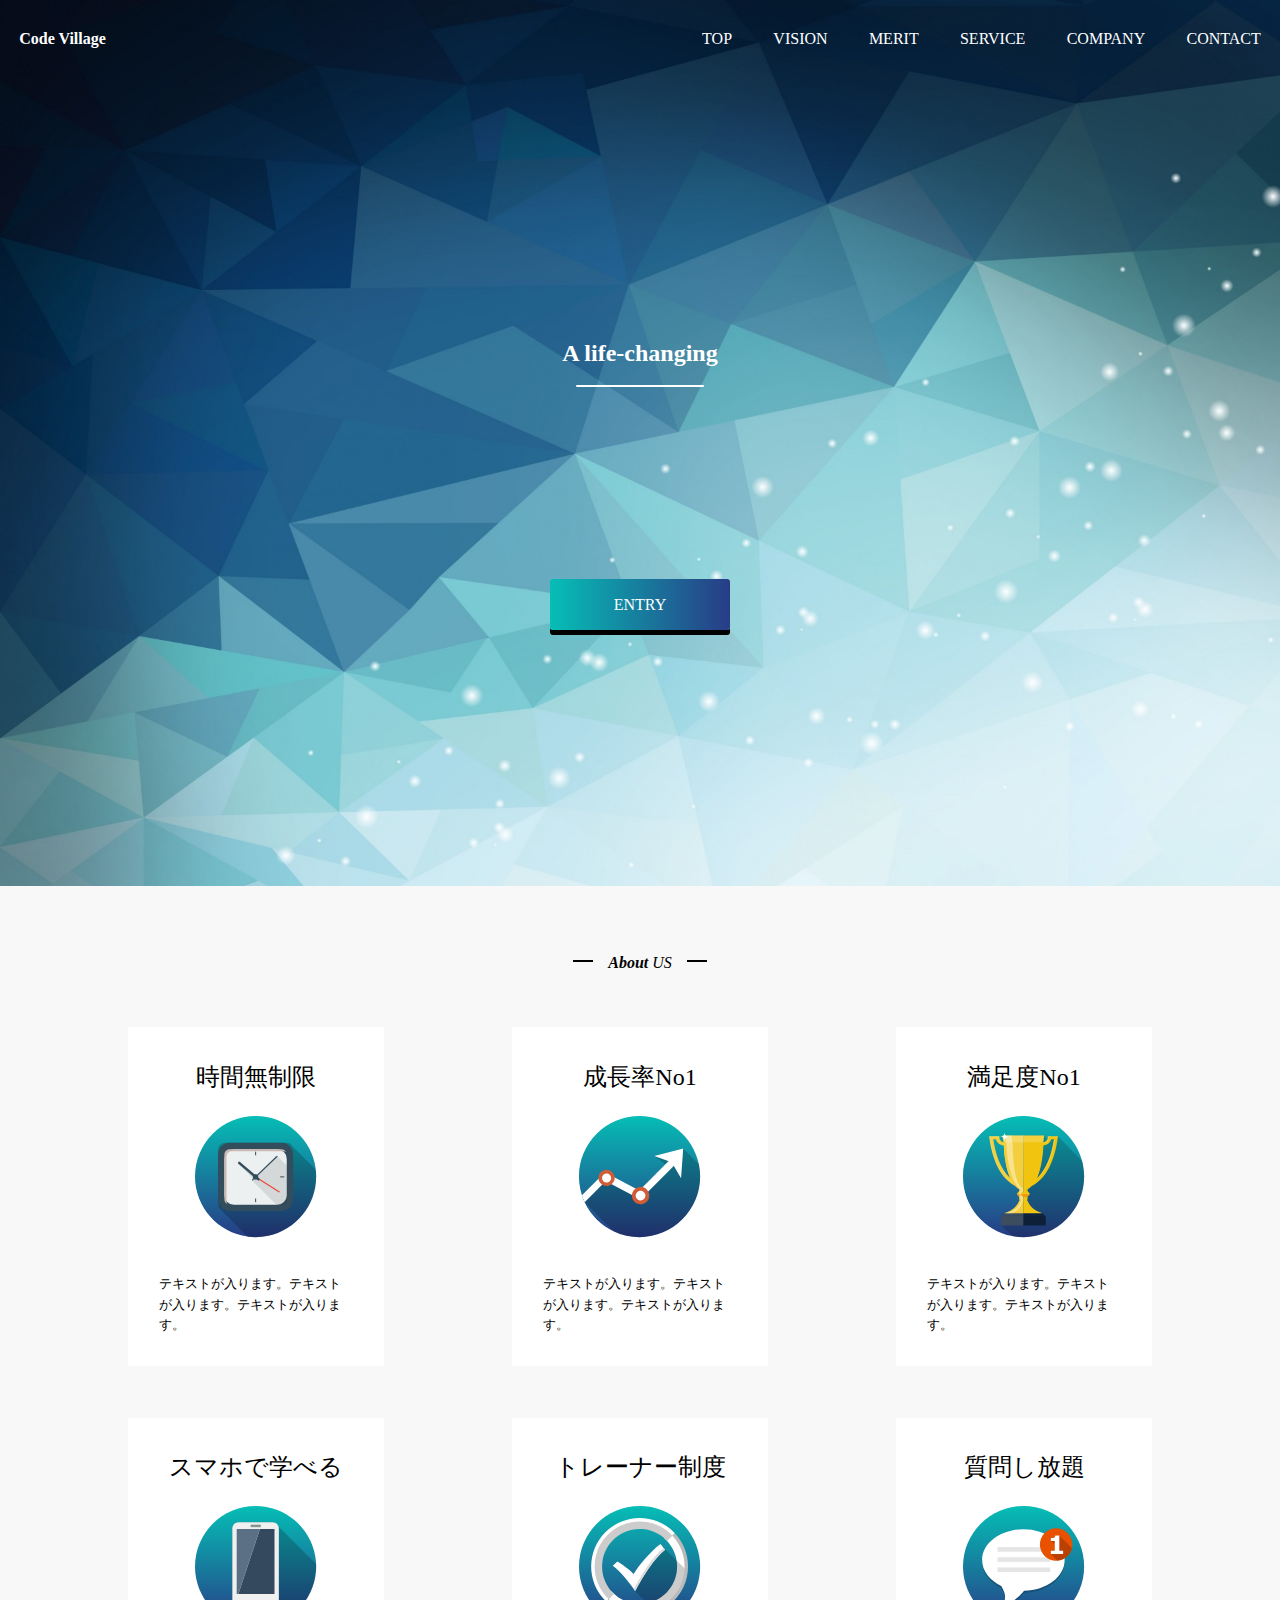
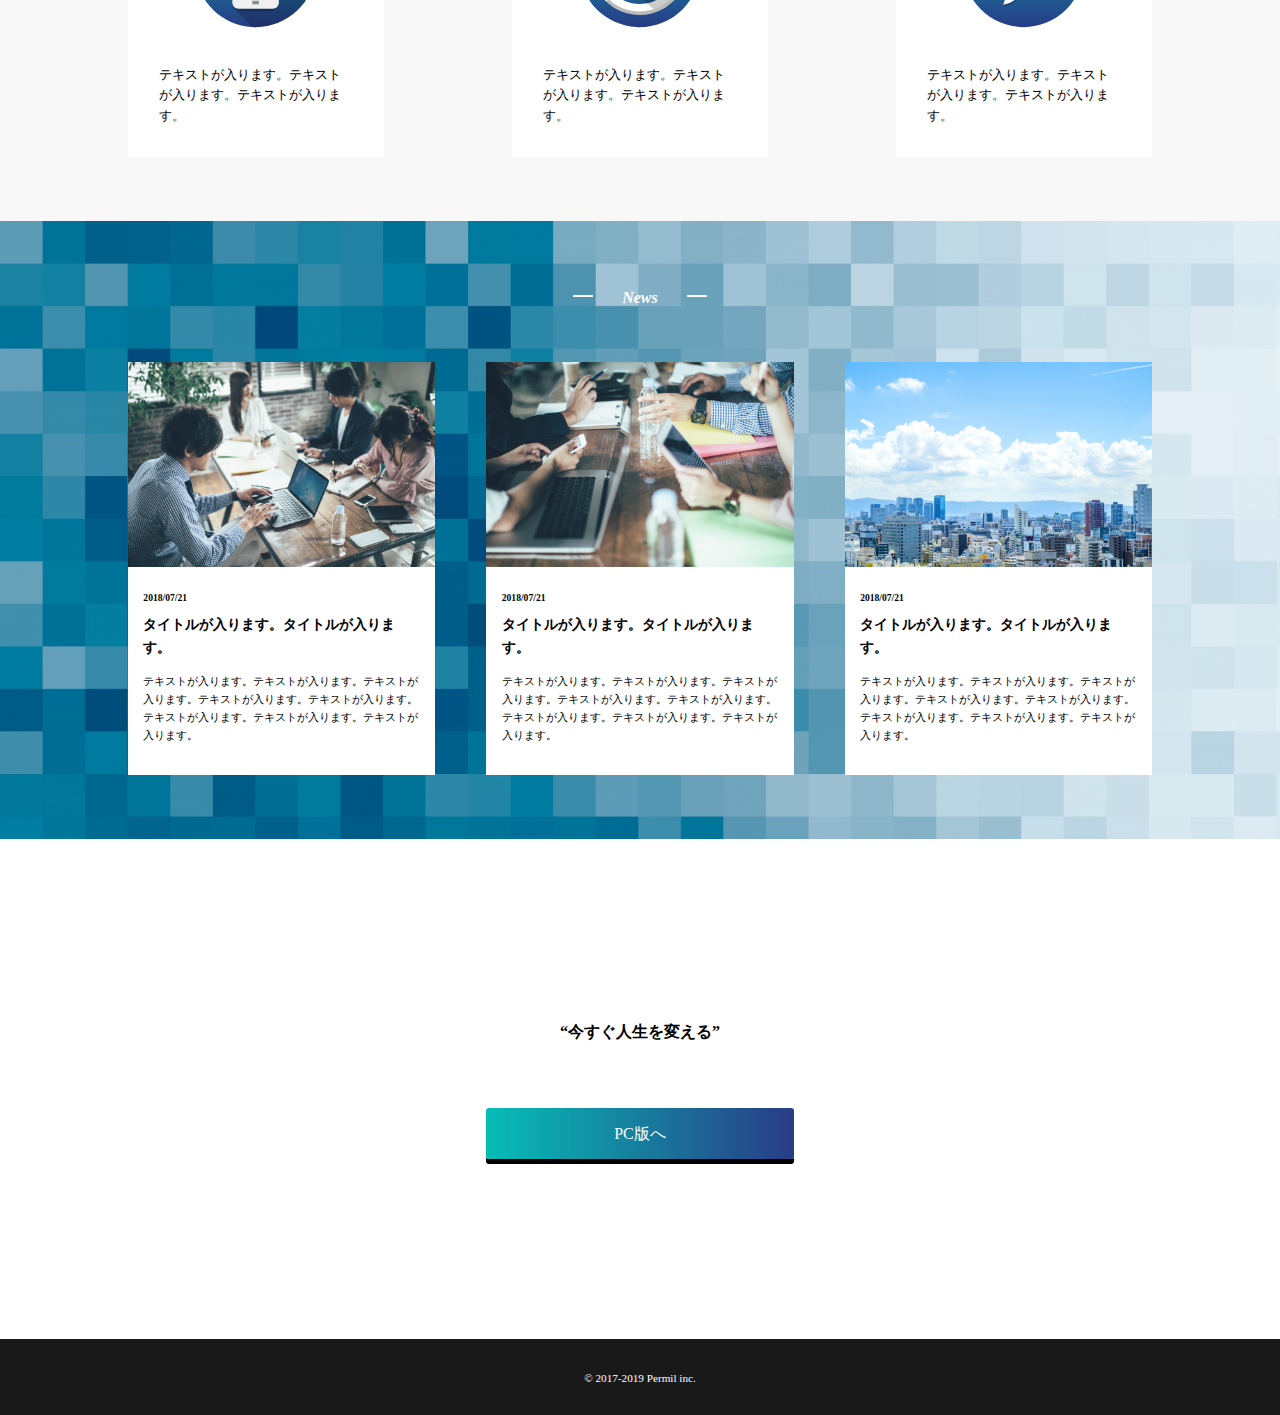
<file: index.html>
<!DOCTYPE html>
<html lang="en">
<head>
    <meta charset="UTF-8">
    <meta name="viewport" content="width=device-width, initial-scale=1.0">
    <meta http-equiv="X-UA-Compatible" content="ie=edge">
    <link rel="stylesheet" href="./css/reset.css">
    <link rel="stylesheet" href="./css/style.css">
    <title>code village課題模写コーディング</title>
</head>
<body>
    <input type="checkbox" id="nav-id">
    <div class="header-section">
        
            <header class="wrap">
                <h3 class="logo">Code Village</h3>
                <label for="nav-id" class="menu">
                    <div class="menu-bar">
                        <div class="bar bar1"></div>
                        <div class="bar bar2"></div>
                        <div class="bar bar3"></div>
                    </div>
                    <ul>
                        <li><a href="">TOP</a></li>
                        <li><a href="">VISION</a></li>
                        <li><a href="">MERIT</a></li>
                        <li><a href="">SERVICE</a></li>
                        <li><a href="">COMPANY</a></li>
                        <li><a href="">CONTACT</a></li>
                    </ul>
                </label>
            </header>
            <div class="filter">
                <div class="eyecatch">
                    <ul>
                            <li><a href="">TOP</a></li>
                            <li><a href="">VISION</a></li>
                            <li><a href="">MERIT</a></li>
                            <li><a href="">SERVICE</a></li>
                            <li><a href="">COMPANY</a></li>
                            <li><a href="">CONTACT</a></li>
                    </ul>
                    <div class="header-title-wrap">
                        <h1 class="header-title">A life-changing</h1>
                        <div class="header-title-border"></div>
                    </div>
                    <a href="" class="entry">ENTRY</a>
                </div>
            </div>
    </div>


    <main>
        <section id="about-us">
            <h2 class="title">About <span>US</span></h2>
            <div class="about-wrap wrap">
                <div class="about-detail">
                    <h3 class="mini-title">時間無制限</h3>
                    <img src="./img/icon1.png" alt="">
                    <p>テキストが入ります。テキストが入ります。テキストが入ります。</p>
                </div>
                <div class="about-detail">
                    <h3 class="mini-title">成長率No1</h3>
                    <img src="./img/icon2.png" alt="">
                    <p>テキストが入ります。テキストが入ります。テキストが入ります。</p>
                </div>
                <div class="about-detail">
                    <h3 class="mini-title">満足度No1</h3>
                    <img src="./img/icon3.png" alt="">
                    <p>テキストが入ります。テキストが入ります。テキストが入ります。</p>
                </div>
                <div class="about-detail">
                    <h3 class="mini-title">スマホで学べる</h3>
                    <img src="./img/icon4.png" alt="">
                    <p>テキストが入ります。テキストが入ります。テキストが入ります。</p>
                </div>
                <div class="about-detail">
                    <h3 class="mini-title">トレーナー制度</h3>
                    <img src="./img/icon5.png" alt="">
                    <p>テキストが入ります。テキストが入ります。テキストが入ります。</p>
                </div>
                <div class="about-detail">
                    <h3 class="mini-title">質問し放題</h3>
                    <img src="./img/icon6.png" alt="">
                    <p>テキストが入ります。テキストが入ります。テキストが入ります。</p>
                </div>
                
            </div>
            
        </section>
        <section id="news">
            <h2 class="title">News</h2>
            <div class="news-wrap wrap">
                <section class="news-detail">
                    <img src="./img/news1.jpg" alt="">
                    <div class="news-detail-wrap">
                        <p class="news-date">2018/07/21</p>
                        <h2 class="news-title">タイトルが入ります。タイトルが入ります。</h2>
                        <p class="news-p">テキストが入ります。テキストが入ります。テキストが入ります。テキストが入ります。テキストが入ります。テキストが入ります。テキストが入ります。テキストが入ります。</p>
                    </div>
                </section>
                <section class="news-detail">
                    <img src="./img/news3.jpg" alt="">
                    <div class="news-detail-wrap">
                        <p class="news-date">2018/07/21</p>
                        <h2 class="news-title">タイトルが入ります。タイトルが入ります。</h2>
                        <p class="news-p">テキストが入ります。テキストが入ります。テキストが入ります。テキストが入ります。テキストが入ります。テキストが入ります。テキストが入ります。テキストが入ります。</p>
                    </div>
                </section>
                <section class="news-detail">
                    <img src="./img/news2.jpg" alt="">
                    <div class="news-detail-wrap">
                        <p class="news-date">2018/07/21</p>
                        <h2 class="news-title">タイトルが入ります。タイトルが入ります。</h2>
                        <p class="news-p">テキストが入ります。テキストが入ります。テキストが入ります。テキストが入ります。テキストが入ります。テキストが入ります。テキストが入ります。テキストが入ります。</p>
                    </div>
                </section>

            </div>

        </section>
        <section id="recommend">

                <h1 class="recommend-title">“今すぐ人生を変える”</h1>
                <a href="" class="entry">PC版へ</a>

        </section>

    </main>
    <footer>
        <small>© 2017-2019 Permil inc.</small>
    </footer>
</body>
</html>
</file>
<file: css/style.css>
body {
  line-height: 1.6; }

.wrap {
  display: flex; }

#about-us, #news {
  padding: 5% 10%; }

.entry {
  display: inline-block;
  background: linear-gradient(to right, #06BEB6, #283C86);
  padding: 1% 5%;
  border-radius: 3px;
  box-shadow: 0 5px black;
  color: #FFFFFF; }

.title {
  width: 13%;
  text-align: center;
  font-style: italic;
  margin: 0 auto 5%;
  position: relative; }

.title::before, .title::after {
  position: absolute;
  display: block;
  content: '';
  width: 15%;
  top: 40%;
  border: solid 0.5px black; }

.title::before {
  left: 0; }

.title::after {
  right: 0; }

@media screen and (max-width: 600px) {
  #about-us, #news {
    padding: 10% 3%; }

  .entry {
    padding: 4% 20%; }

  .title {
    width: 50%;
    margin: 0 auto 10%; } }
#nav-id {
  display: none; }

.header-section {
  background-image: url(../img/bg1.jpg);
  background-size: cover;
  color: #FFFFFF; }
  .header-section header {
    width: 100%;
    padding: 2% 1.5%;
    justify-content: space-between; }
    .header-section header label {
      width: 45%; }
      .header-section header label .menu-bar {
        display: none; }
      .header-section header label ul {
        display: flex;
        justify-content: space-between; }
        .header-section header label ul li {
          font-size: 100%;
          border-bottom: solid 1px transparent;
          transition: all 0.5s ease; }
          .header-section header label ul li:hover {
            border-bottom: solid 1px white; }
  .header-section .eyecatch {
    text-align: center;
    padding: 20% 0; }
    .header-section .eyecatch ul {
      display: none; }
    .header-section .eyecatch .header-title-wrap {
      padding-bottom: 15%; }
      .header-section .eyecatch .header-title-wrap .header-title {
        font-size: 1.5em;
        padding-bottom: 1%; }
      .header-section .eyecatch .header-title-wrap .header-title-border {
        width: 10%;
        border-top: solid 2px white;
        border-radius: 2px;
        margin: 0 auto; }

@media screen and (max-width: 600px) {
  .header-section {
    transition: all 0.5s ease; }
    .header-section header label {
      display: inline-block; }
      .header-section header label .menu-bar {
        width: 10%;
        height: 100%;
        display: flex;
        flex-direction: column;
        margin-left: auto;
        position: relative; }
        .header-section header label .menu-bar .bar {
          width: 100%;
          border: solid 0.5px white;
          position: absolute;
          transition: all 0.5s ease; }
        .header-section header label .menu-bar .bar1 {
          top: 0; }
        .header-section header label .menu-bar .bar2 {
          top: 30%; }
        .header-section header label .menu-bar .bar3 {
          top: 60%; }
        .header-section header label .menu-bar .bar:last-child {
          margin: 0; }
      .header-section header label ul {
        display: none; }
    .header-section .eyecatch {
      transition: all 0.5s ease;
      padding: 25% 0 10%; }
      .header-section .eyecatch .header-title-wrap {
        padding: 25% 0 50%; }
        .header-section .eyecatch .header-title-wrap .header-title-border {
          width: 20%; }
      .header-section .eyecatch ul {
        color: #191919;
        margin-bottom: 30%; }
        .header-section .eyecatch ul li {
          margin-bottom: 8%;
          border: solid 1px transparent;
          transition: all 0.5s ease; }
          .header-section .eyecatch ul li:hover {
            border-bottom: solid 1px black; }
        .header-section .eyecatch ul li:last-child {
          margin-bottom: 0; }

  #nav-id:checked ~ .header-section > header > label > .menu-bar > .bar1 {
    transform: rotate(-45deg);
    top: 50%; }

  #nav-id:checked ~ .header-section > header > label > .menu-bar > .bar2 {
    opacity: 0; }

  #nav-id:checked ~ .header-section > header > label > .menu-bar > .bar3 {
    transform: rotate(45deg);
    top: 50%; }

  #nav-id:checked ~ .header-section > .filter {
    background-color: rgba(255, 255, 255, 0.9); }

  #nav-id:checked ~ .header-section > .filter > .eyecatch > ul {
    display: block;
    transform: scale(1); }

  #nav-id:checked ~ .header-section > .filter > .eyecatch > .header-title-wrap {
    display: none; } }
#about-us {
  background-color: #F8F8F8;
  text-align: center; }
  #about-us .title span {
    font-weight: normal; }
  #about-us .about-wrap {
    flex-wrap: wrap;
    justify-content: space-between; }
    #about-us .about-wrap .about-detail {
      background-color: #fff;
      width: 25%;
      padding: 3% 3%;
      margin-right: 8%;
      margin-bottom: 5%; }
      #about-us .about-wrap .about-detail .mini-title {
        font-size: 1.5em;
        font-weight: normal;
        margin-bottom: 10%; }
      #about-us .about-wrap .about-detail img {
        margin-bottom: 15%; }
      #about-us .about-wrap .about-detail p {
        font-size: 0.8em;
        text-align: left; }
      #about-us .about-wrap .about-detail:nth-child(3n) {
        margin-right: 0; }
      #about-us .about-wrap .about-detail:nth-child(n+4) {
        margin-bottom: 0; }

@media screen and (max-width: 600px) {
  #about-us .title {
    width: 50%; }
  #about-us .about-wrap .about-detail {
    width: 48%;
    padding: 3% 3%;
    margin-right: 0;
    margin-bottom: 5%; }
    #about-us .about-wrap .about-detail .mini-title {
      font-size: 1em;
      font-weight: bold;
      margin-bottom: 10%; }
    #about-us .about-wrap .about-detail img {
      margin-bottom: 15%; }
    #about-us .about-wrap .about-detail p {
      font-size: 0.8em;
      text-align: left; }
    #about-us .about-wrap .about-detail:nth-child(n+4) {
      margin-bottom: 5%; } }
#news {
  background-image: url(../img/bg2.jpg);
  background-size: cover; }
  #news .title {
    color: #FFFFFF; }
    #news .title::after, #news .title::before {
      border: solid 0.5px white; }
  #news .news-wrap {
    justify-content: space-between; }
    #news .news-wrap .news-detail {
      width: 30%;
      background-color: #fff; }
      #news .news-wrap .news-detail img {
        width: 100%; }
      #news .news-wrap .news-detail .news-detail-wrap {
        padding: 5% 5% 10%; }
        #news .news-wrap .news-detail .news-detail-wrap .news-date {
          font-size: 0.6em;
          font-weight: bold;
          margin-bottom: 3%; }
        #news .news-wrap .news-detail .news-detail-wrap .news-title {
          font-size: 0.9em;
          margin-bottom: 5%; }
        #news .news-wrap .news-detail .news-detail-wrap .news-p {
          font-size: 0.7em; }

@media screen and (max-width: 600px) {
  #news .news-wrap {
    flex-direction: column;
    align-items: center; }
    #news .news-wrap .news-detail {
      width: 90%;
      background-color: #fff;
      margin-bottom: 10%; }
      #news .news-wrap .news-detail img {
        width: 100%; }
      #news .news-wrap .news-detail .news-detail-wrap {
        padding: 5% 5% 10%; }
        #news .news-wrap .news-detail .news-detail-wrap .news-date {
          font-size: 0.6em;
          font-weight: bold;
          margin-bottom: 3%; }
        #news .news-wrap .news-detail .news-detail-wrap .news-title {
          font-size: 0.9em;
          margin-bottom: 5%; }
        #news .news-wrap .news-detail .news-detail-wrap .news-p {
          font-size: 0.7em; } }
#recommend {
  padding: 14% 0;
  text-align: center; }
  #recommend h1 {
    margin-bottom: 5%; }
  #recommend .entry {
    padding: 1% 10%; }

@media screen and (max-width: 600px) {
  #recommend {
    padding: 50% 0; }
    #recommend h1 {
      margin-bottom: 15%; } }
footer {
  padding: 2% 1.5%;
  background-color: #191919;
  text-align: center; }
  footer small {
    color: #FFFFFF;
    font-size: 0.7em; }

/*# sourceMappingURL=style.css.map */
</file>
